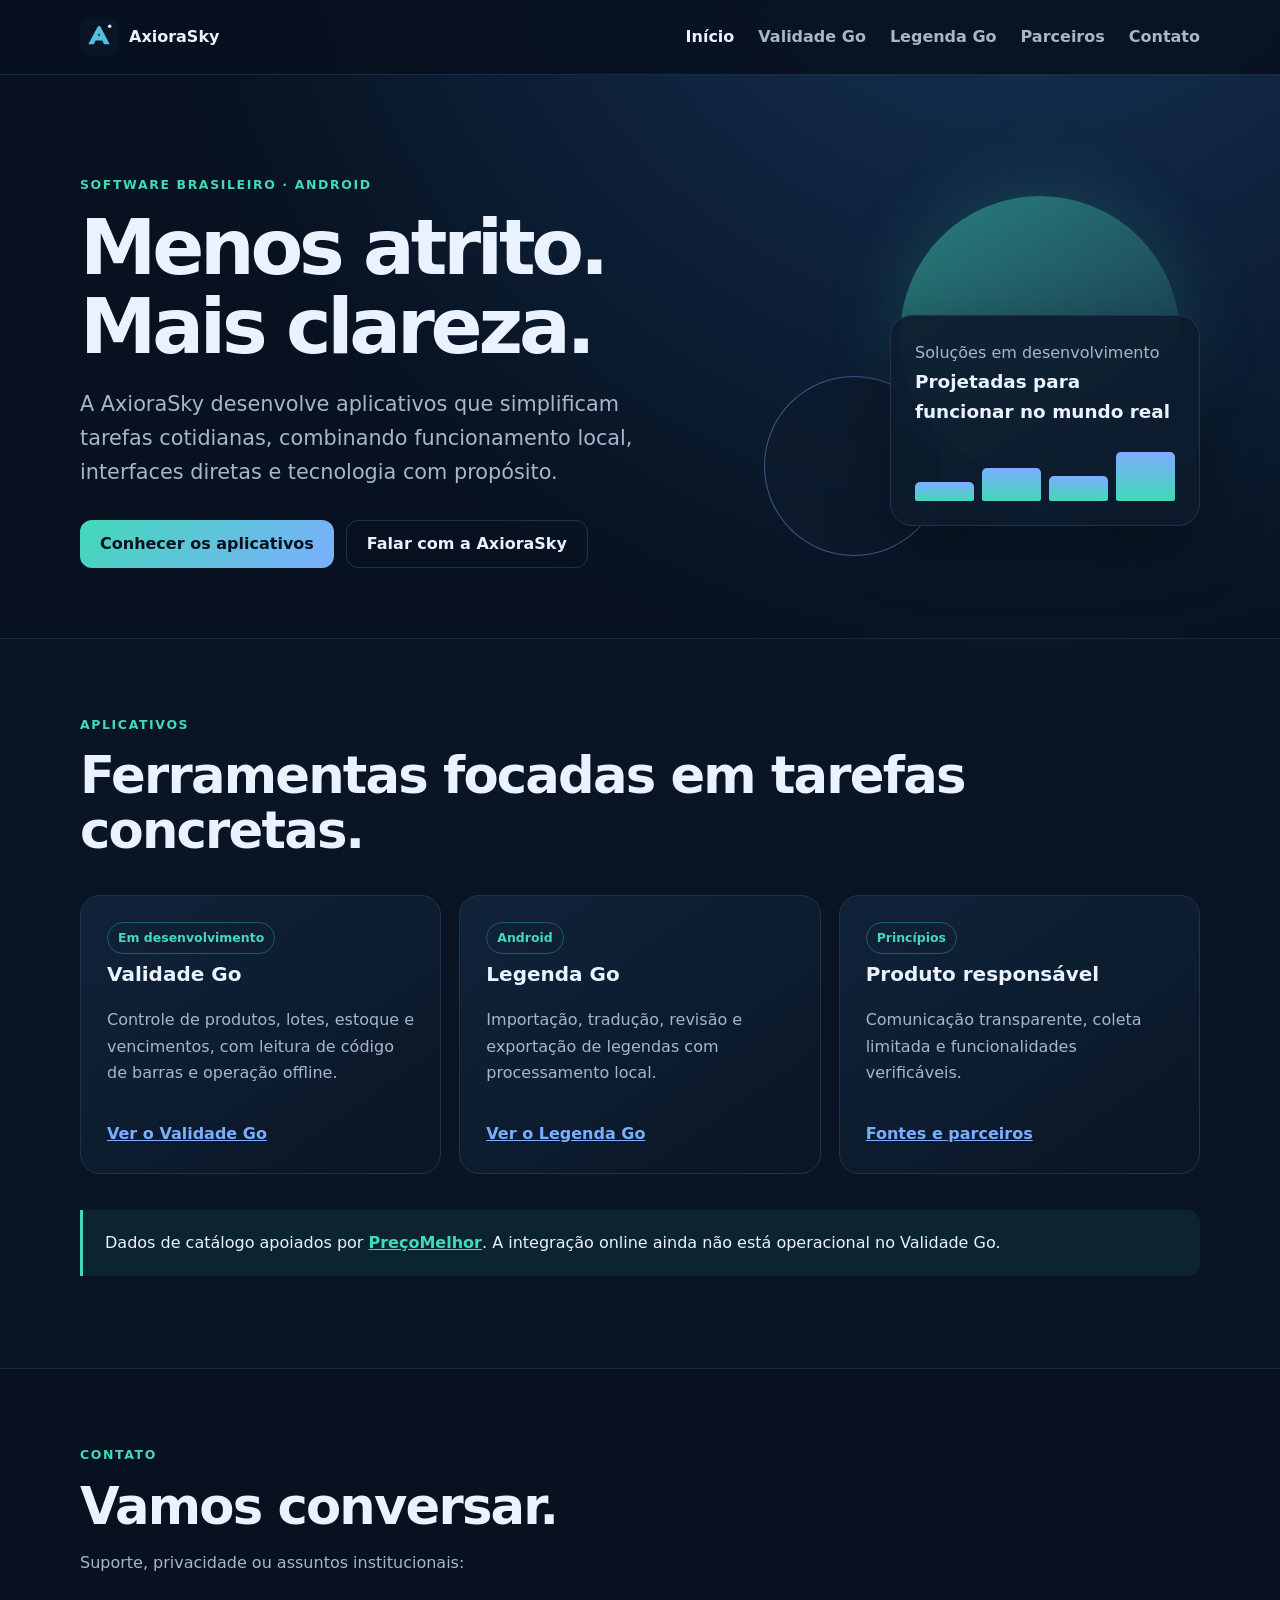
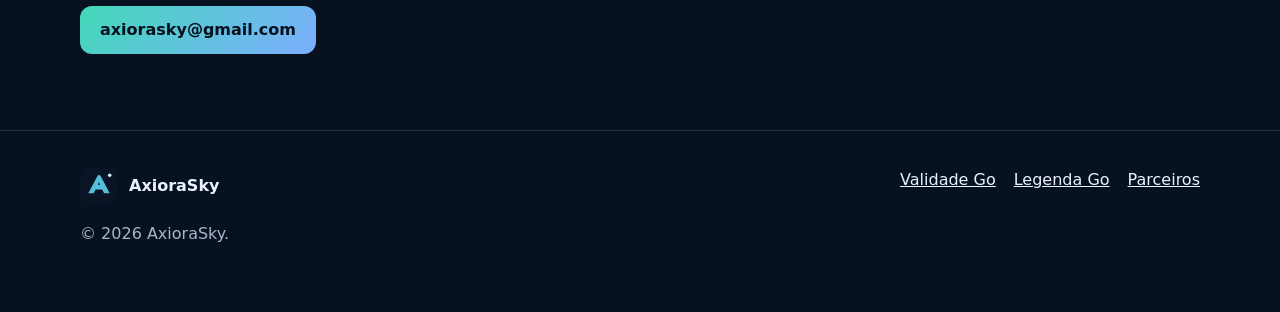
<file: index.html>
<!doctype html><html lang="pt-BR"><head><meta charset="utf-8"><meta name="viewport" content="width=device-width,initial-scale=1"><meta name="description" content="AxioraSky — aplicativos que simplificam tarefas cotidianas."><title>AxioraSky — tecnologia útil para o dia a dia</title><link rel="icon" href="assets/logo.svg"><link rel="stylesheet" href="assets/styles.css"></head><body><a class="skip" href="#conteudo">Pular para o conteúdo</a><header class="nav"><div class="shell nav-inner"><a class="brand" href="./"><img src="assets/logo.svg" alt=""><span>AxioraSky</span></a><button class="menu" aria-expanded="false">Menu</button><nav class="nav-links"><a aria-current="page" href="./">Início</a><a href="validade-go/">Validade Go</a><a href="legenda-go/">Legenda Go</a><a href="parceiros/">Parceiros</a><a href="#contato">Contato</a></nav></div></header><main id="conteudo"><section class="hero"><div class="shell hero-grid"><div><div class="eyebrow">Software brasileiro · Android</div><h1>Menos atrito.<br>Mais clareza.</h1><p class="lead">A AxioraSky desenvolve aplicativos que simplificam tarefas cotidianas, combinando funcionamento local, interfaces diretas e tecnologia com propósito.</p><div class="actions"><a class="button primary" href="#aplicativos">Conhecer os aplicativos</a><a class="button secondary" href="#contato">Falar com a AxioraSky</a></div></div><div class="visual" aria-hidden="true"><div class="orb one"></div><div class="orb two"></div><div class="signal"><span>Soluções em desenvolvimento</span><strong>Projetadas para funcionar no mundo real</strong><div class="signal-bars"><i></i><i></i><i></i><i></i></div></div></div></div></section><section id="aplicativos" class="section alt"><div class="shell"><div class="eyebrow">Aplicativos</div><h2>Ferramentas focadas em tarefas concretas.</h2><div class="grid"><article class="card"><span class="tag">Em desenvolvimento</span><h3>Validade Go</h3><p>Controle de produtos, lotes, estoque e vencimentos, com leitura de código de barras e operação offline.</p><a class="text-link" href="validade-go/">Ver o Validade Go</a></article><article class="card"><span class="tag">Android</span><h3>Legenda Go</h3><p>Importação, tradução, revisão e exportação de legendas com processamento local.</p><a class="text-link" href="legenda-go/">Ver o Legenda Go</a></article><article class="card"><span class="tag">Princípios</span><h3>Produto responsável</h3><p>Comunicação transparente, coleta limitada e funcionalidades verificáveis.</p><a class="text-link" href="parceiros/">Fontes e parceiros</a></article></div><p class="partner-note">Dados de catálogo apoiados por <a href="https://precomelhor.com.br/" rel="sponsored">PreçoMelhor</a>. A integração online ainda não está operacional no Validade Go.</p></div></section><section id="contato" class="section"><div class="shell"><div class="eyebrow">Contato</div><h2>Vamos conversar.</h2><p class="section-intro">Suporte, privacidade ou assuntos institucionais:</p><div class="actions"><a class="button primary" href="mailto:axiorasky@gmail.com">axiorasky@gmail.com</a></div></div></section></main><footer class="footer"><div class="shell footer-inner"><div><a class="brand" href="./"><img src="assets/logo.svg" alt=""><span>AxioraSky</span></a><p>© <span data-year></span> AxioraSky.</p></div><div class="footer-links"><a href="validade-go/">Validade Go</a><a href="legenda-go/">Legenda Go</a><a href="parceiros/">Parceiros</a></div></div></footer><script src="assets/site.js" defer></script></body></html>
</file>
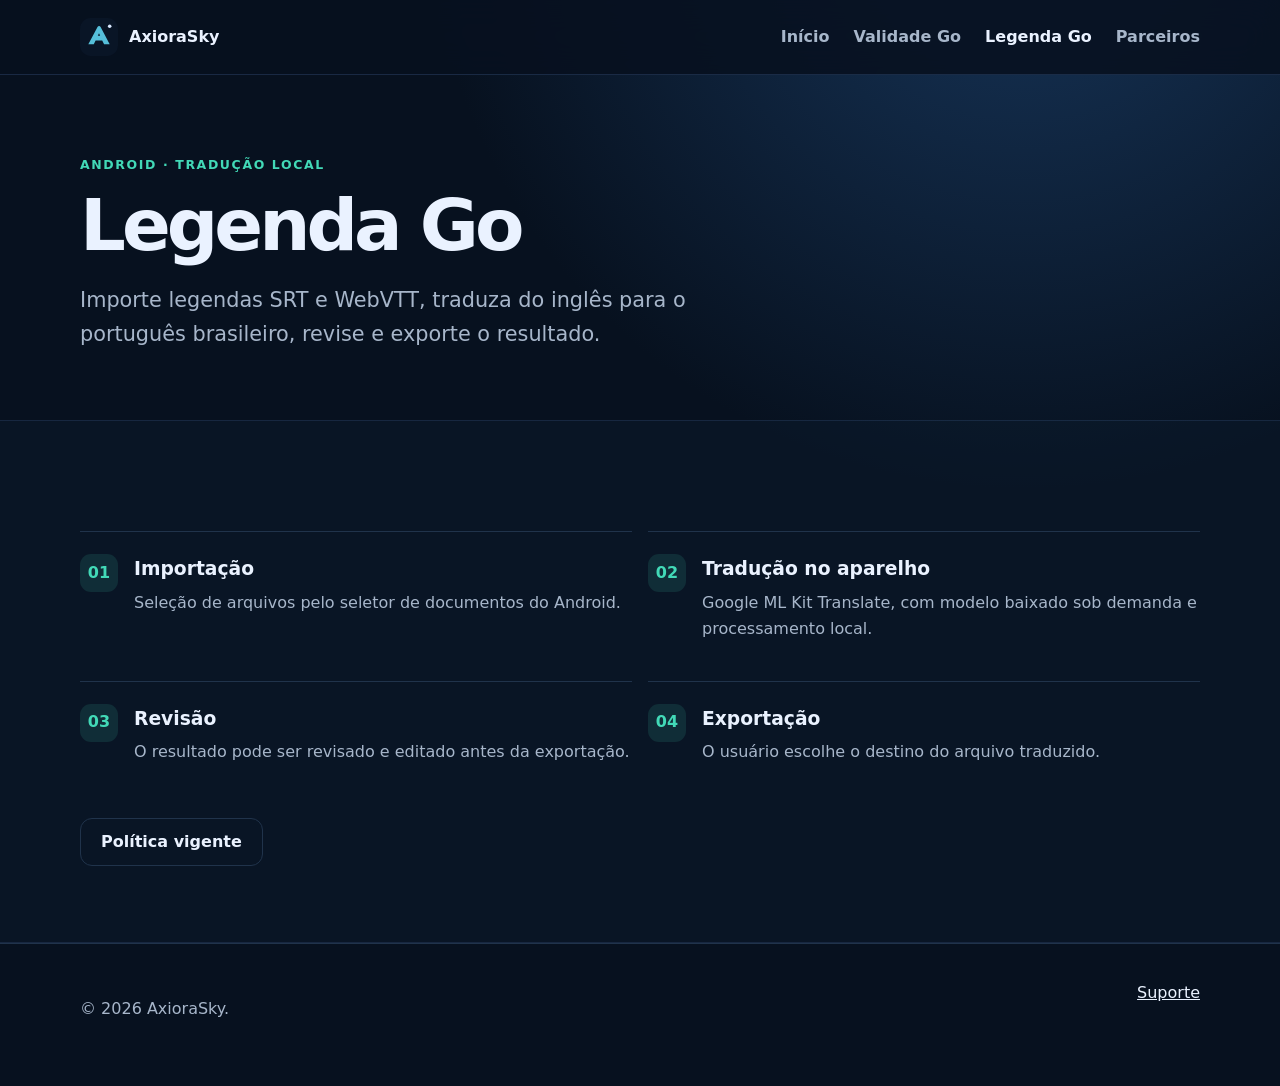
<file: legenda-go/index.html>
<!doctype html>
<html lang="pt-BR">
<head>
<meta charset="utf-8">
<meta name="viewport" content="width=device-width,initial-scale=1">
<title>Legenda Go — AxioraSky</title>
<link rel="icon" href="../assets/logo.svg">
<link rel="stylesheet" href="../assets/styles.css">
</head>
<body>
<header class="nav">
<div class="shell nav-inner">
<a class="brand" href="../">
<img src="../assets/logo.svg" alt="">
<span>AxioraSky</span>
</a>
<button class="menu">Menu</button>
<nav class="nav-links">
<a href="../">Início</a>
<a href="../validade-go/">Validade Go</a>
<a aria-current="page" href="./">Legenda Go</a>
<a href="../parceiros/">Parceiros</a>
</nav>
</div>
</header>
<main>
<section class="page-hero">
<div class="shell">
<div class="eyebrow">Android · Tradução local</div>
<h1>Legenda Go</h1>
<p class="lead">Importe legendas SRT e WebVTT, traduza do inglês para o português brasileiro, revise e exporte o resultado.</p>
</div>
</section>
<section class="section alt">
<div class="shell">
<div class="feature-list">
<article class="feature">
<b>01</b>
<div>
<h3>Importação</h3>
<p>Seleção de arquivos pelo seletor de documentos do Android.</p>
</div>
</article>
<article class="feature">
<b>02</b>
<div>
<h3>Tradução no aparelho</h3>
<p>Google ML Kit Translate, com modelo baixado sob demanda e processamento local.</p>
</div>
</article>
<article class="feature">
<b>03</b>
<div>
<h3>Revisão</h3>
<p>O resultado pode ser revisado e editado antes da exportação.</p>
</div>
</article>
<article class="feature">
<b>04</b>
<div>
<h3>Exportação</h3>
<p>O usuário escolhe o destino do arquivo traduzido.</p>
</div>
</article>
</div>
<div class="actions">
<a class="button secondary" href="https://axiorasky.github.io/axiorasky-privacy-policy/">Política vigente</a>
</div>
</div>
</section>
</main>
<footer class="footer">
<div class="shell footer-inner">
<p>© <span data-year>
</span> AxioraSky.</p>
<a href="mailto:axiorasky@gmail.com">Suporte</a>
</div>
</footer>
<script src="../assets/site.js" defer>
</script>
</body>
</html>
</file>
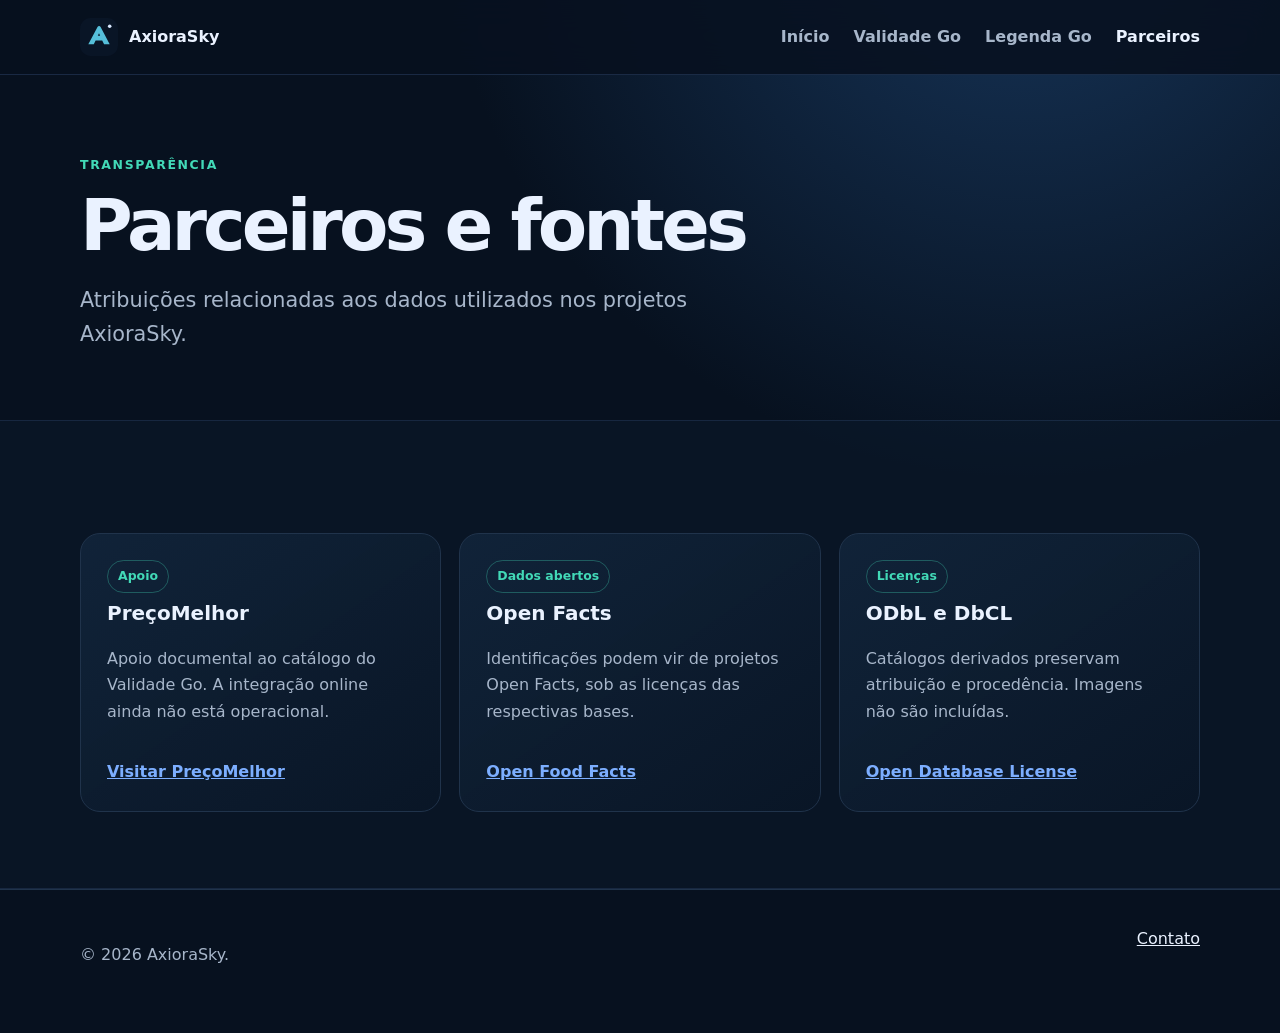
<file: parceiros/index.html>
<!doctype html><html lang="pt-BR"><head><meta charset="utf-8"><meta name="viewport" content="width=device-width,initial-scale=1"><title>Parceiros — AxioraSky</title><link rel="icon" href="../assets/logo.svg"><link rel="stylesheet" href="../assets/styles.css"></head><body><header class="nav"><div class="shell nav-inner"><a class="brand" href="../"><img src="../assets/logo.svg" alt=""><span>AxioraSky</span></a><button class="menu">Menu</button><nav class="nav-links"><a href="../">Início</a><a href="../validade-go/">Validade Go</a><a href="../legenda-go/">Legenda Go</a><a aria-current="page" href="./">Parceiros</a></nav></div></header><main><section class="page-hero"><div class="shell"><div class="eyebrow">Transparência</div><h1>Parceiros e fontes</h1><p class="lead">Atribuições relacionadas aos dados utilizados nos projetos AxioraSky.</p></div></section><section class="section alt"><div class="shell"><div class="grid"><article class="card"><span class="tag">Apoio</span><h3>PreçoMelhor</h3><p>Apoio documental ao catálogo do Validade Go. A integração online ainda não está operacional.</p><a class="text-link" href="https://precomelhor.com.br/" rel="sponsored">Visitar PreçoMelhor</a></article><article class="card"><span class="tag">Dados abertos</span><h3>Open Facts</h3><p>Identificações podem vir de projetos Open Facts, sob as licenças das respectivas bases.</p><a class="text-link" href="https://world.openfoodfacts.org/">Open Food Facts</a></article><article class="card"><span class="tag">Licenças</span><h3>ODbL e DbCL</h3><p>Catálogos derivados preservam atribuição e procedência. Imagens não são incluídas.</p><a class="text-link" href="https://opendatacommons.org/licenses/odbl/1-0/">Open Database License</a></article></div></div></section></main><footer class="footer"><div class="shell footer-inner"><p>© <span data-year></span> AxioraSky.</p><a href="mailto:axiorasky@gmail.com">Contato</a></div></footer><script src="../assets/site.js" defer></script></body></html>
</file>
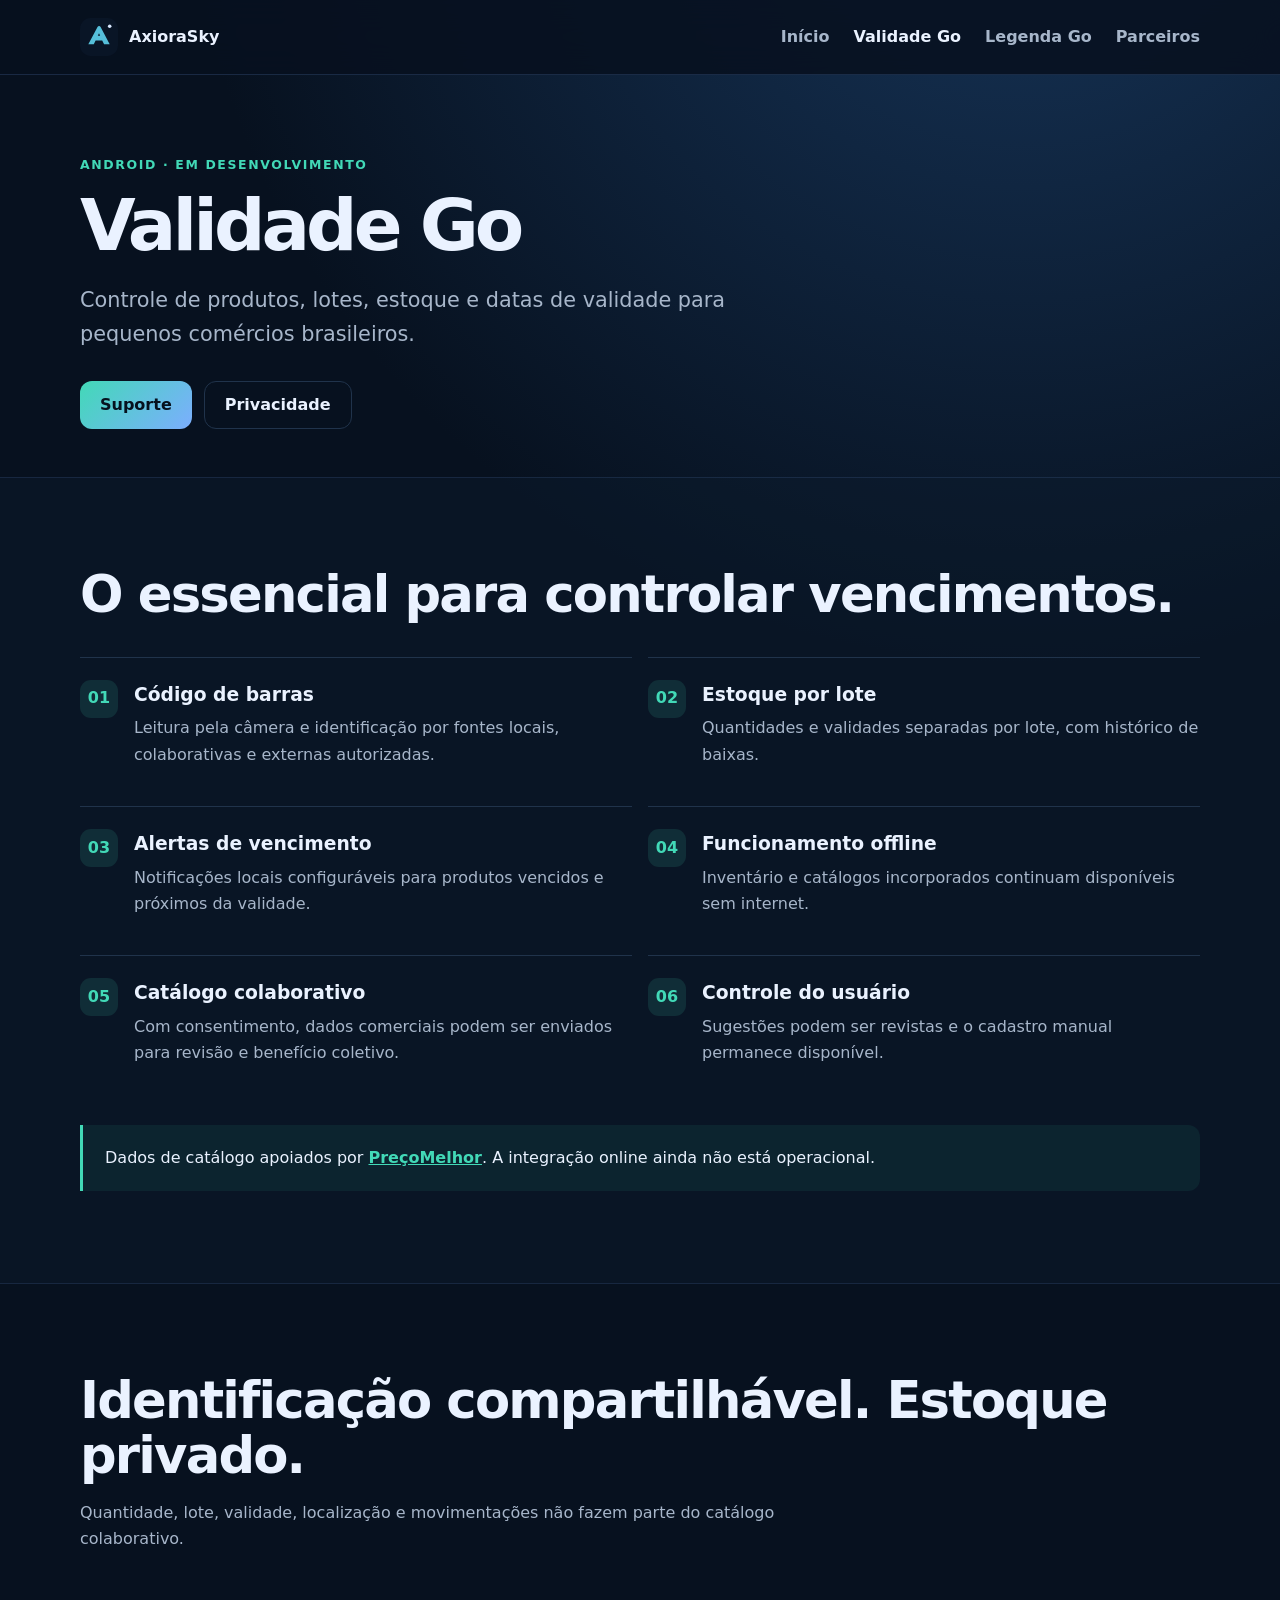
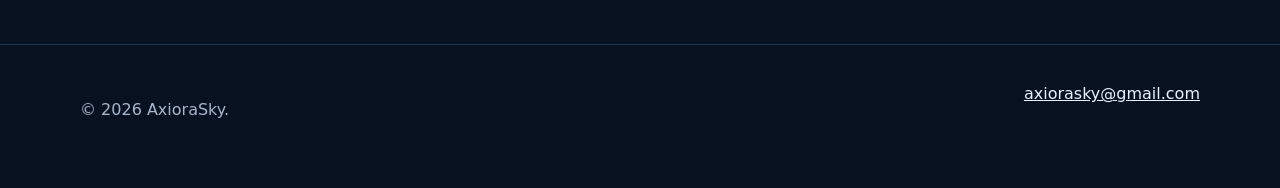
<file: validade-go/index.html>
<!doctype html><html lang="pt-BR"><head><meta charset="utf-8"><meta name="viewport" content="width=device-width,initial-scale=1"><meta name="description" content="Validade Go — controle de validade, lotes e estoque."><title>Validade Go — AxioraSky</title><link rel="icon" href="../assets/logo.svg"><link rel="stylesheet" href="../assets/styles.css"></head><body><header class="nav"><div class="shell nav-inner"><a class="brand" href="../"><img src="../assets/logo.svg" alt=""><span>AxioraSky</span></a><button class="menu">Menu</button><nav class="nav-links"><a href="../">Início</a><a aria-current="page" href="./">Validade Go</a><a href="../legenda-go/">Legenda Go</a><a href="../parceiros/">Parceiros</a></nav></div></header><main><section class="page-hero"><div class="shell"><div class="eyebrow">Android · Em desenvolvimento</div><h1>Validade Go</h1><p class="lead">Controle de produtos, lotes, estoque e datas de validade para pequenos comércios brasileiros.</p><div class="actions"><a class="button primary" href="mailto:axiorasky@gmail.com?subject=Suporte%20Validade%20Go">Suporte</a><a class="button secondary" href="../privacidade/validade-go/">Privacidade</a></div></div></section><section class="section alt"><div class="shell"><h2>O essencial para controlar vencimentos.</h2><div class="feature-list"><article class="feature"><b>01</b><div><h3>Código de barras</h3><p>Leitura pela câmera e identificação por fontes locais, colaborativas e externas autorizadas.</p></div></article><article class="feature"><b>02</b><div><h3>Estoque por lote</h3><p>Quantidades e validades separadas por lote, com histórico de baixas.</p></div></article><article class="feature"><b>03</b><div><h3>Alertas de vencimento</h3><p>Notificações locais configuráveis para produtos vencidos e próximos da validade.</p></div></article><article class="feature"><b>04</b><div><h3>Funcionamento offline</h3><p>Inventário e catálogos incorporados continuam disponíveis sem internet.</p></div></article><article class="feature"><b>05</b><div><h3>Catálogo colaborativo</h3><p>Com consentimento, dados comerciais podem ser enviados para revisão e benefício coletivo.</p></div></article><article class="feature"><b>06</b><div><h3>Controle do usuário</h3><p>Sugestões podem ser revistas e o cadastro manual permanece disponível.</p></div></article></div><p class="partner-note">Dados de catálogo apoiados por <a href="https://precomelhor.com.br/" rel="sponsored">PreçoMelhor</a>. A integração online ainda não está operacional.</p></div></section><section class="section"><div class="shell"><h2>Identificação compartilhável. Estoque privado.</h2><p class="section-intro">Quantidade, lote, validade, localização e movimentações não fazem parte do catálogo colaborativo.</p></div></section></main><footer class="footer"><div class="shell footer-inner"><p>© <span data-year></span> AxioraSky.</p><a href="mailto:axiorasky@gmail.com">axiorasky@gmail.com</a></div></footer><script src="../assets/site.js" defer></script></body></html>
</file>
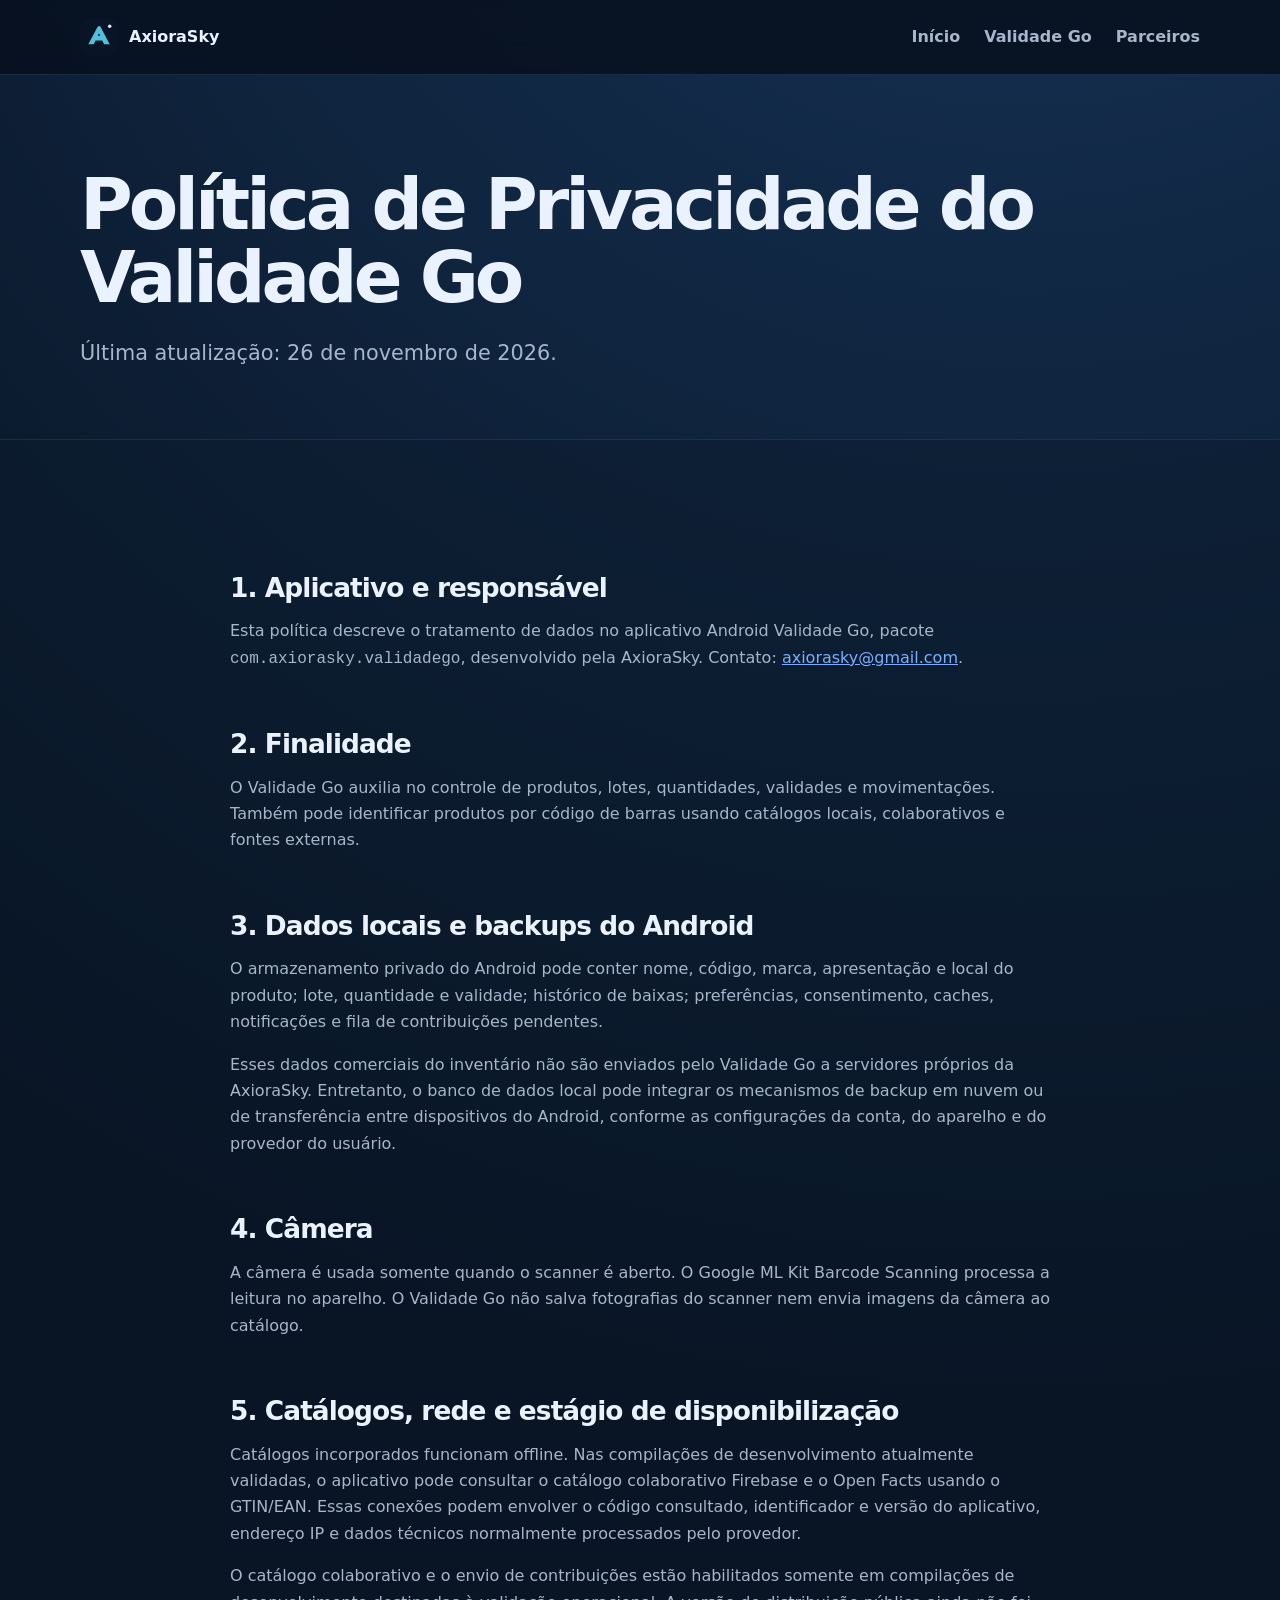
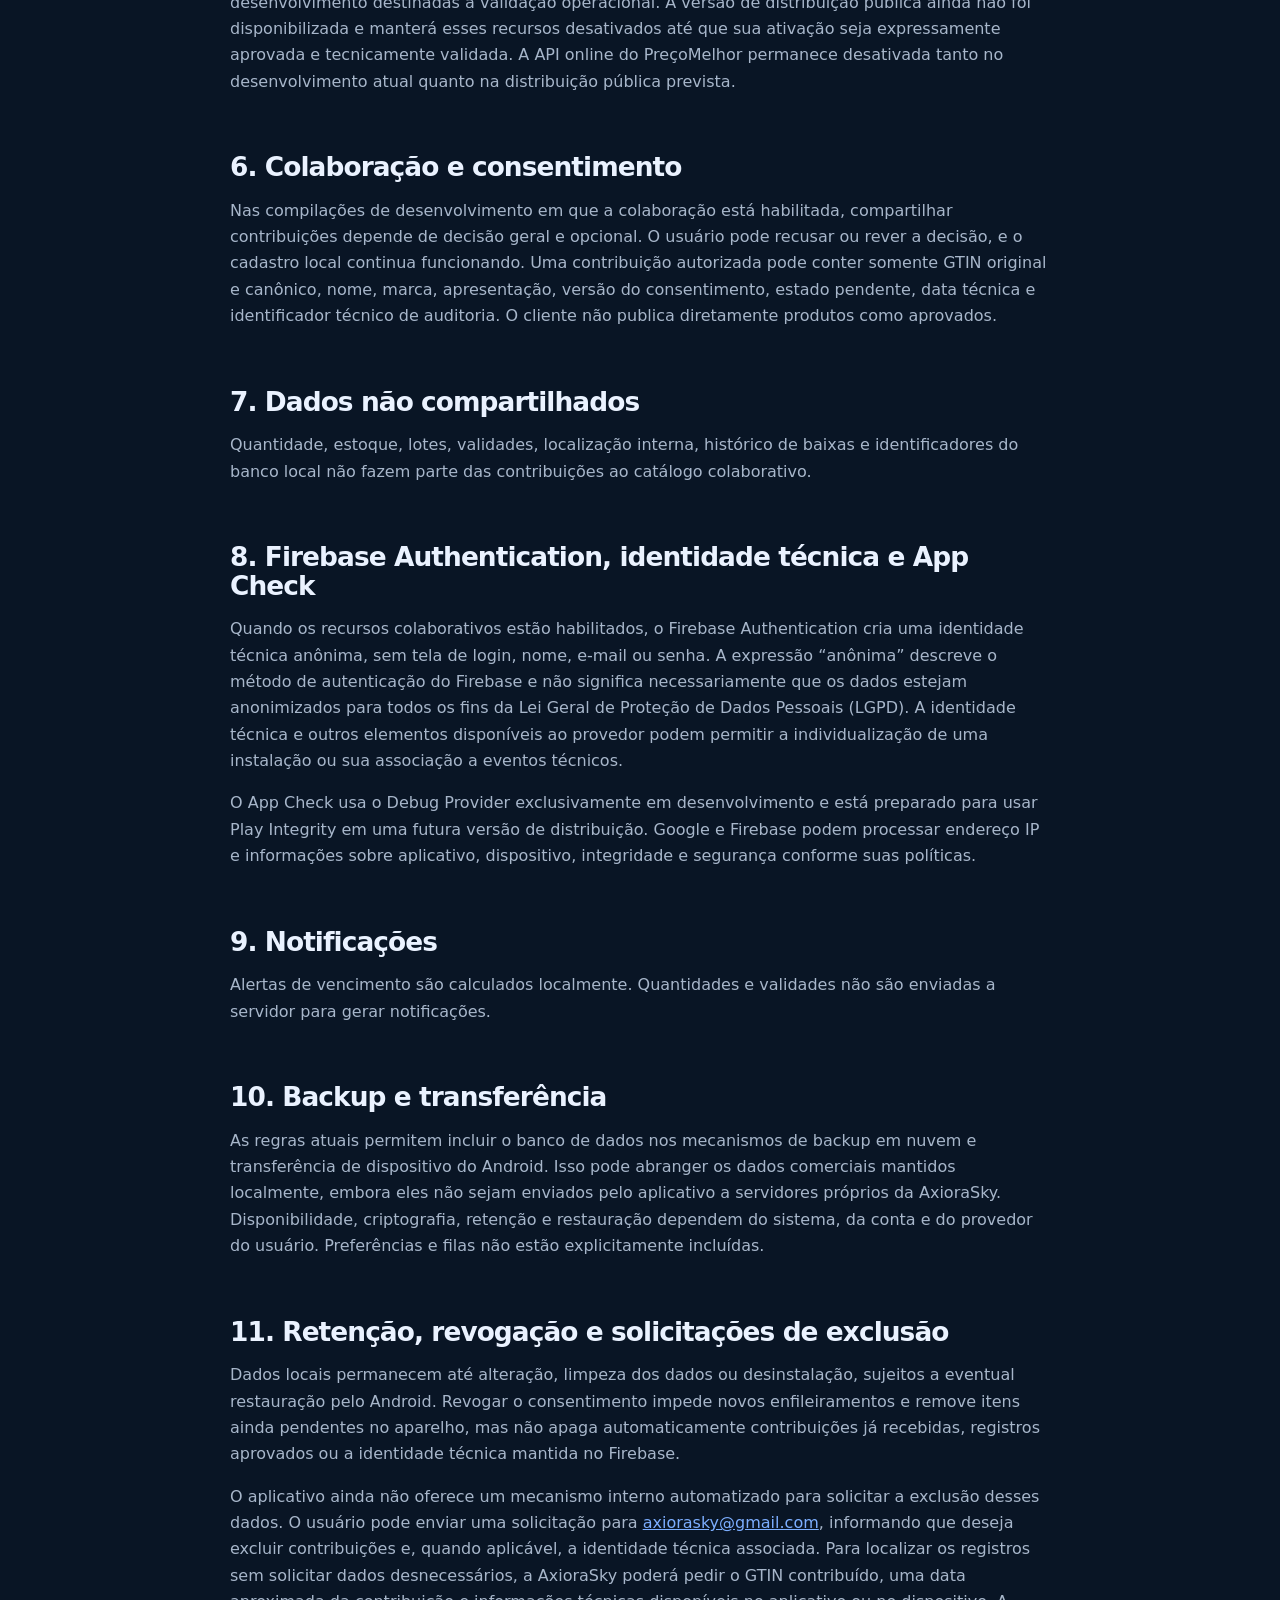
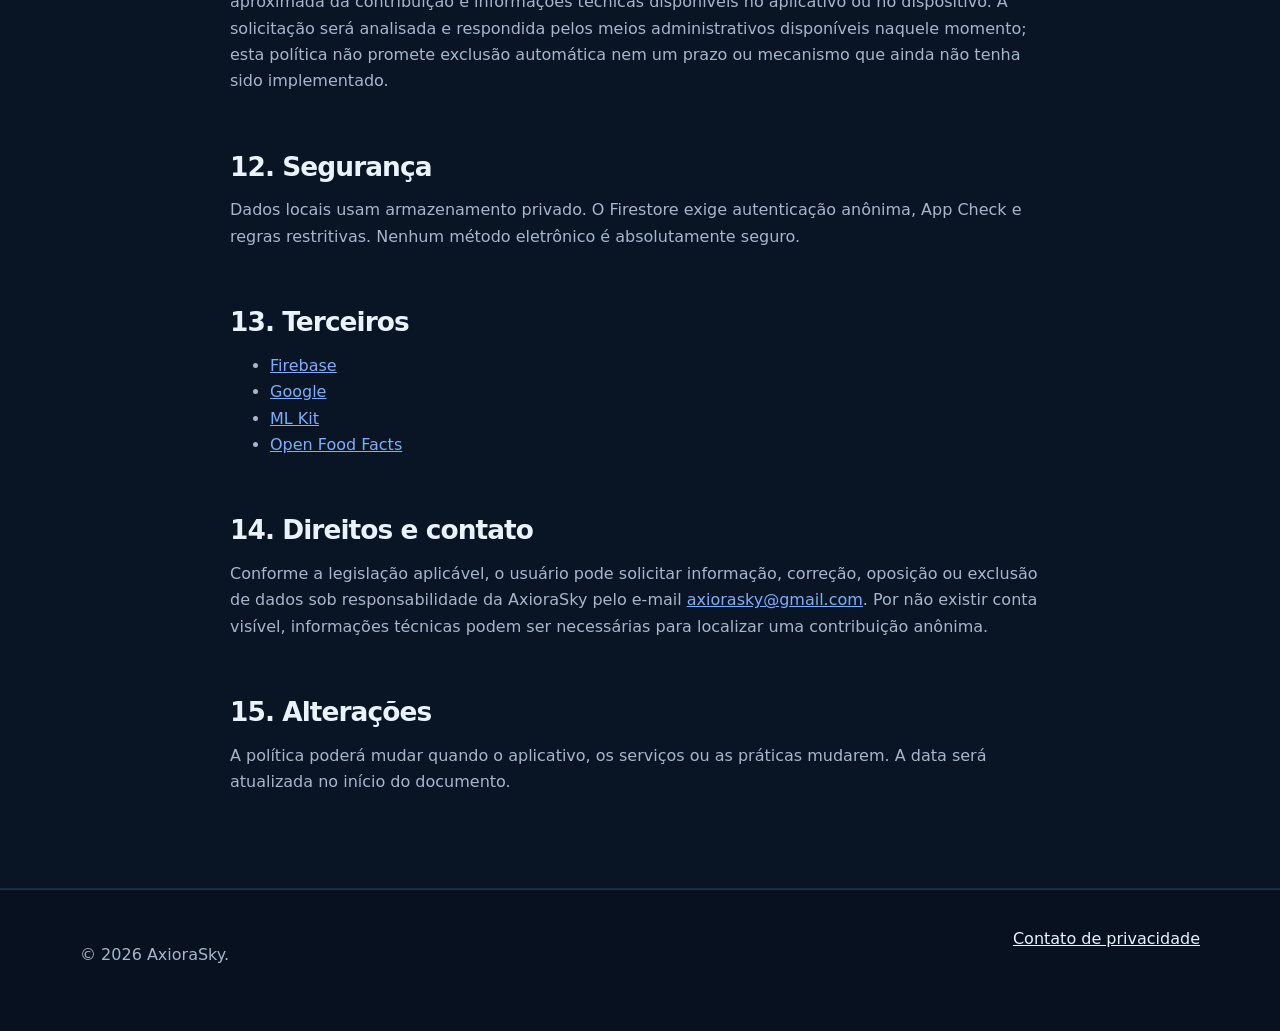
<file: privacidade/validade-go/index.html>
<!doctype html>
<html lang="pt-BR">
<head>
<meta charset="utf-8">
<meta name="viewport" content="width=device-width,initial-scale=1">
<title>Privacidade do Validade Go — AxioraSky</title>
<link rel="icon" href="../../assets/logo.svg">
<link rel="stylesheet" href="../../assets/styles.css">
</head>
<body>
<header class="nav">
<div class="shell nav-inner">
<a class="brand" href="../../">
<img src="../../assets/logo.svg" alt="">
<span>AxioraSky</span>
</a>
<nav class="nav-links">
<a href="../../">Início</a>
<a href="../../validade-go/">Validade Go</a>
<a href="../../parceiros/">Parceiros</a>
</nav>
</div>
</header>
<main>
<section class="page-hero">
<div class="shell">
<h1>Política de Privacidade do Validade Go</h1>
<p class="lead">Última atualização: 26 de novembro de 2026.</p>
</div>
</section>
<section class="section alt">
<article class="shell prose">
<h2>1. Aplicativo e responsável</h2>
<p>Esta política descreve o tratamento de dados no aplicativo Android Validade Go, pacote <code>com.axiorasky.validadego</code>, desenvolvido pela AxioraSky. Contato: <a href="mailto:axiorasky@gmail.com">axiorasky@gmail.com</a>.</p>
<h2>2. Finalidade</h2>
<p>O Validade Go auxilia no controle de produtos, lotes, quantidades, validades e movimentações. Também pode identificar produtos por código de barras usando catálogos locais, colaborativos e fontes externas.</p>
<h2>3. Dados locais e backups do Android</h2>
<p>O armazenamento privado do Android pode conter nome, código, marca, apresentação e local do produto; lote, quantidade e validade; histórico de baixas; preferências, consentimento, caches, notificações e fila de contribuições pendentes.</p>
<p>Esses dados comerciais do inventário não são enviados pelo Validade Go a servidores próprios da AxioraSky. Entretanto, o banco de dados local pode integrar os mecanismos de backup em nuvem ou de transferência entre dispositivos do Android, conforme as configurações da conta, do aparelho e do provedor do usuário.</p>
<h2>4. Câmera</h2>
<p>A câmera é usada somente quando o scanner é aberto. O Google ML Kit Barcode Scanning processa a leitura no aparelho. O Validade Go não salva fotografias do scanner nem envia imagens da câmera ao catálogo.</p>
<h2>5. Catálogos, rede e estágio de disponibilização</h2>
<p>Catálogos incorporados funcionam offline. Nas compilações de desenvolvimento atualmente validadas, o aplicativo pode consultar o catálogo colaborativo Firebase e o Open Facts usando o GTIN/EAN. Essas conexões podem envolver o código consultado, identificador e versão do aplicativo, endereço IP e dados técnicos normalmente processados pelo provedor.</p>
<p>O catálogo colaborativo e o envio de contribuições estão habilitados somente em compilações de desenvolvimento destinadas à validação operacional. A versão de distribuição pública ainda não foi disponibilizada e manterá esses recursos desativados até que sua ativação seja expressamente aprovada e tecnicamente validada. A API online do PreçoMelhor permanece desativada tanto no desenvolvimento atual quanto na distribuição pública prevista.</p>
<h2>6. Colaboração e consentimento</h2>
<p>Nas compilações de desenvolvimento em que a colaboração está habilitada, compartilhar contribuições depende de decisão geral e opcional. O usuário pode recusar ou rever a decisão, e o cadastro local continua funcionando. Uma contribuição autorizada pode conter somente GTIN original e canônico, nome, marca, apresentação, versão do consentimento, estado pendente, data técnica e identificador técnico de auditoria. O cliente não publica diretamente produtos como aprovados.</p>
<h2>7. Dados não compartilhados</h2>
<p>Quantidade, estoque, lotes, validades, localização interna, histórico de baixas e identificadores do banco local não fazem parte das contribuições ao catálogo colaborativo.</p>
<h2>8. Firebase Authentication, identidade técnica e App Check</h2>
<p>Quando os recursos colaborativos estão habilitados, o Firebase Authentication cria uma identidade técnica anônima, sem tela de login, nome, e-mail ou senha. A expressão “anônima” descreve o método de autenticação do Firebase e não significa necessariamente que os dados estejam anonimizados para todos os fins da Lei Geral de Proteção de Dados Pessoais (LGPD). A identidade técnica e outros elementos disponíveis ao provedor podem permitir a individualização de uma instalação ou sua associação a eventos técnicos.</p>
<p>O App Check usa o Debug Provider exclusivamente em desenvolvimento e está preparado para usar Play Integrity em uma futura versão de distribuição. Google e Firebase podem processar endereço IP e informações sobre aplicativo, dispositivo, integridade e segurança conforme suas políticas.</p>
<h2>9. Notificações</h2>
<p>Alertas de vencimento são calculados localmente. Quantidades e validades não são enviadas a servidor para gerar notificações.</p>
<h2>10. Backup e transferência</h2>
<p>As regras atuais permitem incluir o banco de dados nos mecanismos de backup em nuvem e transferência de dispositivo do Android. Isso pode abranger os dados comerciais mantidos localmente, embora eles não sejam enviados pelo aplicativo a servidores próprios da AxioraSky. Disponibilidade, criptografia, retenção e restauração dependem do sistema, da conta e do provedor do usuário. Preferências e filas não estão explicitamente incluídas.</p>
<h2>11. Retenção, revogação e solicitações de exclusão</h2>
<p>Dados locais permanecem até alteração, limpeza dos dados ou desinstalação, sujeitos a eventual restauração pelo Android. Revogar o consentimento impede novos enfileiramentos e remove itens ainda pendentes no aparelho, mas não apaga automaticamente contribuições já recebidas, registros aprovados ou a identidade técnica mantida no Firebase.</p>
<p>O aplicativo ainda não oferece um mecanismo interno automatizado para solicitar a exclusão desses dados. O usuário pode enviar uma solicitação para <a href="mailto:axiorasky@gmail.com?subject=Exclus%C3%A3o%20de%20contribui%C3%A7%C3%A3o%20do%20Validade%20Go">axiorasky@gmail.com</a>, informando que deseja excluir contribuições e, quando aplicável, a identidade técnica associada. Para localizar os registros sem solicitar dados desnecessários, a AxioraSky poderá pedir o GTIN contribuído, uma data aproximada da contribuição e informações técnicas disponíveis no aplicativo ou no dispositivo. A solicitação será analisada e respondida pelos meios administrativos disponíveis naquele momento; esta política não promete exclusão automática nem um prazo ou mecanismo que ainda não tenha sido implementado.</p>
<h2>12. Segurança</h2>
<p>Dados locais usam armazenamento privado. O Firestore exige autenticação anônima, App Check e regras restritivas. Nenhum método eletrônico é absolutamente seguro.</p>
<h2>13. Terceiros</h2>
<ul>
<li>
<a href="https://firebase.google.com/support/privacy">Firebase</a>
</li>
<li>
<a href="https://policies.google.com/privacy">Google</a>
</li>
<li>
<a href="https://developers.google.com/ml-kit/terms">ML Kit</a>
</li>
<li>
<a href="https://world.openfoodfacts.org/privacy">Open Food Facts</a>
</li>
</ul>
<h2>14. Direitos e contato</h2>
<p>Conforme a legislação aplicável, o usuário pode solicitar informação, correção, oposição ou exclusão de dados sob responsabilidade da AxioraSky pelo e-mail <a href="mailto:axiorasky@gmail.com">axiorasky@gmail.com</a>. Por não existir conta visível, informações técnicas podem ser necessárias para localizar uma contribuição anônima.</p>
<h2>15. Alterações</h2>
<p>A política poderá mudar quando o aplicativo, os serviços ou as práticas mudarem. A data será atualizada no início do documento.</p>
</article>
</section>
</main>
<footer class="footer">
<div class="shell footer-inner">
<p>© <span data-year>
</span> AxioraSky.</p>
<a href="mailto:axiorasky@gmail.com">Contato de privacidade</a>
</div>
</footer>
<script src="../../assets/site.js" defer>
</script>
</body>
</html>
</file>
<file: assets/styles.css>
:root{--ink:#eaf2ff;--muted:#a7b6ca;--bg:#07111f;--panel:#0d1b2d;--line:#20334b;--mint:#42d9b7;--sky:#7caeff;--max:1120px;color-scheme:dark;font-family:Inter,ui-sans-serif,system-ui,-apple-system,"Segoe UI",sans-serif}*{box-sizing:border-box}html{scroll-behavior:smooth}body{margin:0;background:radial-gradient(circle at 80% -10%,#17365b 0,transparent 38%),var(--bg);color:var(--ink);font-size:16px;line-height:1.65}a{color:inherit}.shell{width:min(var(--max),calc(100% - 40px));margin:auto}.skip{position:absolute;left:-9999px}.skip:focus{left:16px;top:12px;background:#fff;color:#07111f;padding:10px 14px;border-radius:8px;z-index:99}.nav{position:sticky;top:0;z-index:20;background:rgba(7,17,31,.88);backdrop-filter:blur(16px);border-bottom:1px solid rgba(124,174,255,.16)}.nav-inner{min-height:74px;display:flex;align-items:center;justify-content:space-between;gap:24px}.brand{display:flex;align-items:center;gap:11px;text-decoration:none;font-weight:760}.brand img{width:38px;height:38px}.nav-links{display:flex;align-items:center;gap:24px}.nav-links a{text-decoration:none;color:var(--muted);font-weight:600}.nav-links a:hover,.nav-links a[aria-current=page]{color:var(--ink)}.menu{display:none;background:transparent;border:1px solid var(--line);color:var(--ink);border-radius:10px;padding:8px 11px;font:inherit}.hero{padding:100px 0 70px}.eyebrow{color:var(--mint);font-weight:750;text-transform:uppercase;letter-spacing:.13em;font-size:.78rem}.hero-grid{display:grid;grid-template-columns:1.15fr .85fr;gap:70px;align-items:center}.hero h1,.page-hero h1{font-size:clamp(2.55rem,6vw,5rem);line-height:1.02;letter-spacing:-.055em;margin:.18em 0}.lead{font-size:clamp(1.08rem,2vw,1.3rem);color:var(--muted);max-width:690px}.actions{display:flex;flex-wrap:wrap;gap:12px;margin-top:30px}.button{display:inline-flex;align-items:center;justify-content:center;min-height:48px;padding:0 20px;border-radius:12px;text-decoration:none;font-weight:750;border:1px solid var(--line)}.button.primary{background:linear-gradient(135deg,var(--mint),var(--sky));color:#06111e;border:0}.button.secondary:hover{border-color:var(--sky)}.visual{position:relative;min-height:390px}.orb{position:absolute;border-radius:50%}.orb.one{width:280px;height:280px;right:20px;top:20px;background:linear-gradient(145deg,rgba(66,217,183,.5),rgba(124,174,255,.08));box-shadow:0 0 80px rgba(66,217,183,.18)}.orb.two{width:180px;height:180px;left:10px;bottom:10px;border:1px solid rgba(124,174,255,.42);background:rgba(13,27,45,.72)}.signal{position:absolute;right:0;bottom:40px;width:310px;padding:24px;border:1px solid var(--line);background:rgba(13,27,45,.9);border-radius:22px;box-shadow:0 24px 60px rgba(0,0,0,.35)}.signal strong{display:block;font-size:1.15rem}.signal span,.card p,.section-intro,.feature p,.prose p,.prose li{color:var(--muted)}.signal-bars{display:flex;gap:8px;align-items:end;height:56px;margin-top:18px}.signal-bars i{display:block;flex:1;border-radius:5px 5px 2px 2px;background:linear-gradient(var(--sky),var(--mint))}.signal-bars i:nth-child(1){height:35%}.signal-bars i:nth-child(2){height:60%}.signal-bars i:nth-child(3){height:45%}.signal-bars i:nth-child(4){height:88%}.section{padding:76px 0}.section.alt{border-block:1px solid rgba(124,174,255,.12);background:rgba(13,27,45,.45)}.section h2{font-size:clamp(2rem,4vw,3.2rem);line-height:1.08;letter-spacing:-.035em;margin:.25em 0}.section-intro{max-width:720px}.grid{display:grid;grid-template-columns:repeat(3,1fr);gap:18px;margin-top:36px}.card{border:1px solid var(--line);background:linear-gradient(145deg,rgba(18,37,60,.86),rgba(9,22,38,.9));border-radius:20px;padding:26px}.card h3{margin:.2em 0;font-size:1.25rem}.tag{display:inline-block;border:1px solid rgba(66,217,183,.32);color:var(--mint);border-radius:999px;padding:5px 10px;font-size:.78rem;font-weight:700}.text-link{display:inline-block;color:var(--sky);font-weight:700;margin-top:18px}.partner-note{margin-top:36px;padding:20px 22px;border-left:3px solid var(--mint);background:rgba(66,217,183,.07);border-radius:0 12px 12px 0}.partner-note a{color:var(--mint);font-weight:750}.page-hero{padding:80px 0 48px}.page-hero h1{font-size:clamp(2.6rem,6vw,4.5rem)}.feature-list{display:grid;grid-template-columns:repeat(2,1fr);gap:16px;margin-top:34px}.feature{display:flex;gap:16px;border-top:1px solid var(--line);padding:22px 0}.feature b{display:grid;place-items:center;flex:0 0 38px;height:38px;border-radius:11px;background:rgba(66,217,183,.12);color:var(--mint)}.feature h3{margin:0}.feature p{margin:.3em 0 0}.prose{max-width:820px}.prose h2{margin-top:2.2em;font-size:1.65rem}.prose a{color:var(--sky)}.notice{padding:18px 20px;border:1px solid #5e4f25;background:#211d0f;border-radius:14px;color:#f3dea1}.footer{border-top:1px solid var(--line);padding:36px 0 48px;color:var(--muted)}.footer-inner{display:flex;justify-content:space-between;gap:24px}.footer a{color:var(--ink)}.footer-links{display:flex;flex-wrap:wrap;gap:18px}@media(max-width:800px){.shell{width:min(100% - 28px,var(--max))}.menu{display:block}.nav-links{display:none;position:absolute;left:14px;right:14px;top:66px;flex-direction:column;align-items:stretch;padding:18px;background:#0b192a;border:1px solid var(--line);border-radius:14px}.nav-links.open{display:flex}.hero{padding-top:66px}.hero-grid{grid-template-columns:1fr;gap:25px}.visual{min-height:310px}.grid,.feature-list{grid-template-columns:1fr}.footer-inner{flex-direction:column}.section{padding:58px 0}}@media(prefers-reduced-motion:reduce){html{scroll-behavior:auto}}
</file>
